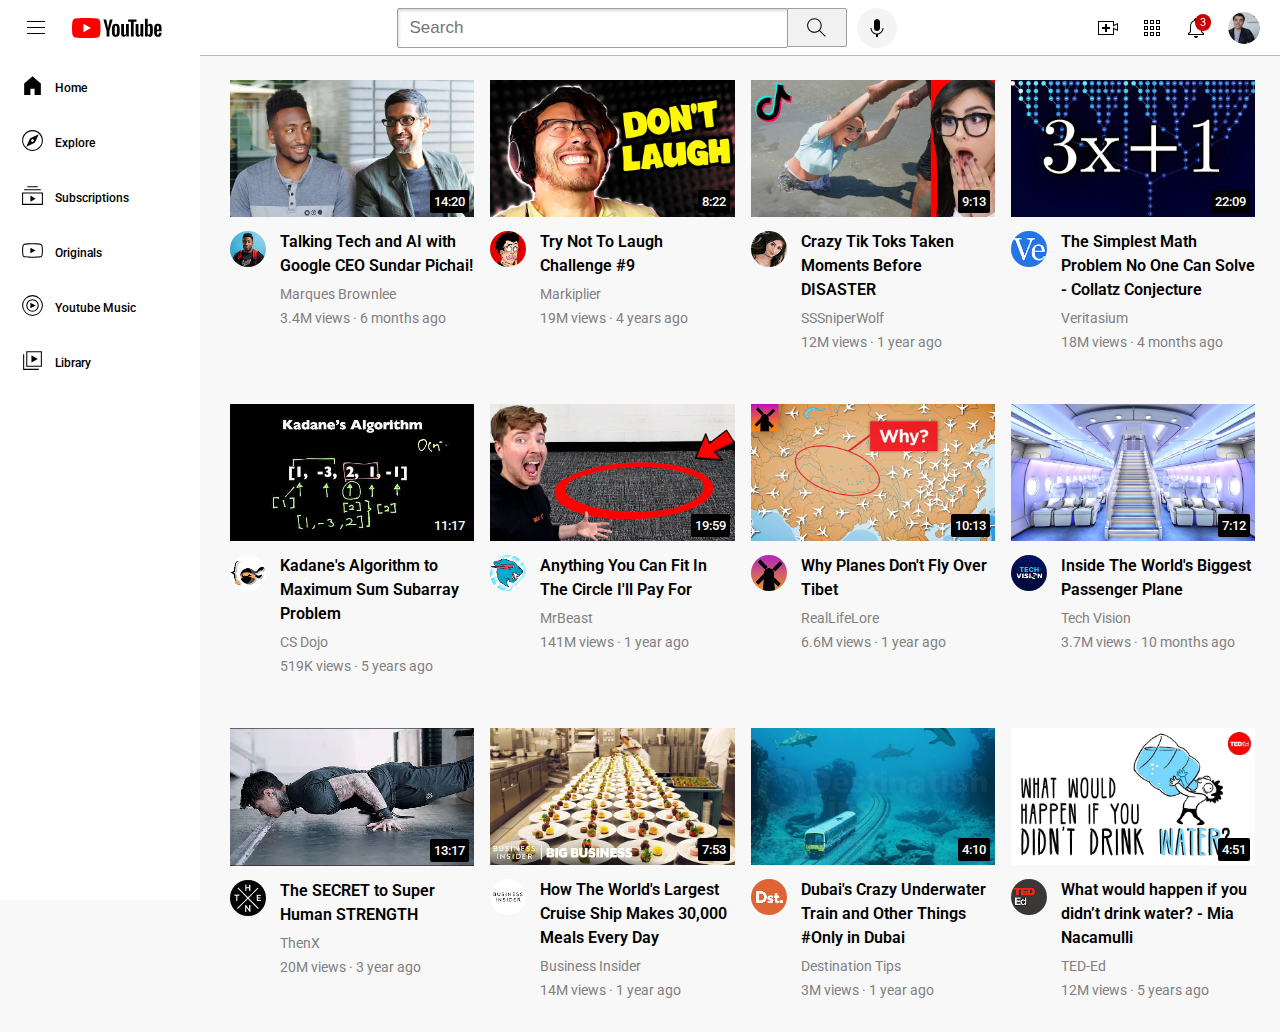
<file: youtube.html>
<!-- Basic html sturcture, link to css and font-family import -->
<!DOCTYPE html>
<html lang="en">
<head>
  <meta charset="UTF-8">
  <meta name="viewport" content="width=device-width, initial-scale=1.0">
  <title>Youtube Clone</title>
  <link rel="stylesheet" href="youtube.css">
  <link rel="preconnect" href="https://fonts.googleapis.com">
<link rel="preconnect" href="https://fonts.gstatic.com" crossorigin>
<link href="https://fonts.googleapis.com/css2?family=Roboto:ital,wght@0,100..900;1,100..900&display=swap" rel="stylesheet">
</head>
<body>

<!-- Header section for Youtube Clone -->
<header class="header">
  <div class="left-section">
  <img src="images/hamburger-menu.svg" alt="" class="menu">
  <img src="images/youtube-logo.svg" alt="" class="youtube-logo">
  </div>
   <div class="middle-section">
    <input  type="text" class="search-bar" placeholder="Search">
    <button class="search-button"><img  class="search-logo" src="images/search.svg" alt="">
   <div class="tool-tip">Search</div>
    </button>
    <button class="voice-search-button"><img class="voice-search" src="images/voice-search-icon.svg" alt="">
      <div class="tool-tip">Search With Your Voice</div>
    </button>
  </div>
  <div class="right-section">
    <div class="upload-tooltip-container">
      <img src="images/upload.svg" alt="" class="upload">
      <div class="tool-tip">Create</div>
    </div>
    <div class="apps-container">
      <img src="images/youtube-apps.svg" alt="" class="apps">
      <div class="tool-tip">Youtube apps</div>
    </div>
    <div class="notification-container">
      <img src="images/notifications.svg" alt="" class="notifications">
      <div class="count">3</div>
      <div class="tool-tip">Notifications</div>
    </div>
    <img src="images/my-channel.jpeg" alt="" class="my-channel">
  </div>
</header>

<!-- Navigation Bar or Sidebar -->
<nav class="sidebar">
  <div class="sidebar-link">
    <img src="images/home.svg" alt="" class="side-link">
    <div>Home</div>
  </div>
    <div class="sidebar-link">
      <img src="images/explore.svg" alt="" class="side-link">
      <div>Explore</div>
    </div>
    <div class="sidebar-link">
      <img src="images/subscriptions.svg" alt="" class="side-link">
      <div>Subscriptions</div>
    </div>
    <div class="sidebar-link">
      <img src="images/originals.svg" alt="" class="side-link">
      <div>Originals</div>
    </div>
    <div class="sidebar-link">
      <img src="images/youtube-music.svg" alt="" class="side-link">
      <div>Youtube Music</div>
    </div>
    <div class="sidebar-link">
      <img src="images/library.svg" alt="" class="side-link">
      <div>Library</div>
    </div>
  </nav>

  <!-- Main Content of the webpage -->
<main>
<section class="container">

  <!-- video-1 sturcture -->
    <div class="video-preview">
  <div class="thumbnail">
    <a target="_blank" href="https://youtu.be/n2RNcPRtAiY?si=RzjI8mKMdX9Xy25-">
      <img src="images/thumbnail-1.webp" alt="Thumbnail Not Loaded" class="video-thumbnail">
    </a>
    <div class="video-time">14:20</div>
  </div>
  <div class="video-info">
    <div class="channel-profile">
      <div class="hover-profile">
       <a target="_blank" href="https://www.youtube.com/@mkbhd">
          <img src="images/channel-1.jpeg" alt="" class="video-profile">
            </a>
        <div class="channel-info-container">
        <img src="images/channel-1.jpeg" alt="">
        <div> 
          <p><strong>Marques Brownlee</strong></p>
        <p>20.1M Subscribers</p>
      </div>
       </div>
      </div>
    </div>
    <div class="video-text-info">
       <a class="video-title" target="_blank" href="https://youtu.be/n2RNcPRtAiY?si=RzjI8mKMdX9Xy25-">
         <p class="video-title">
      Talking Tech and AI with Google CEO Sundar Pichai!</p>
       </a>
        <a  class="channel-name" target="_blank" href="https://www.youtube.com/@mkbhd">
          <p class="channel-name">Marques Brownlee</p>
        </a>
  <p class="video-stats">3.4M views · 6 months ago</p>
</div>
  </div>
    </div>

     <!-- video-2 sturcture -->
     <div class="video-preview">
  <div class="thumbnail">
    <a target="_blank" href="https://youtu.be/mP0RAo9SKZk?si=wD47cDldwPtmFJxI">
    <img src="images/thumbnail-2.webp" alt="Thumbnail Not Loaded" class="video-thumbnail">
    </a>
    <div class="video-time">8:22</div>
  </div>
  <div class="video-info">
    <div class="channel-profile">
      <div class="hover-profile">
        <a target="_blank" href="https://www.youtube.com/c/markiplier">
        <img src="images/channel-2.jpeg" alt="" class="video-profile">
      </a>
      <div class="channel-info-container">
        <img src="images/channel-2.jpeg" alt="">
        <div> 
          <p><strong>Markiplier</strong></p>
        <p>37.7M Subscribers</p>
      </div>
      </div>
      </div>
  </div>
    <div class="video-text-info">
      <a class="video-title" target="_blank" href="https://youtu.be/mP0RAo9SKZk?si=wD47cDldwPtmFJxI">
         <p class="video-title">
Try Not To Laugh Challenge #9</p>
      </a>
<a class="channel-name" target="_blank" href="https://www.youtube.com/c/markiplier">
  <p class="channel-name">Markiplier </p>
</a>
  <p class="video-stats">19M views · 4 years ago </p>
</div>
  </div>
    </div>


 <!-- video-3 sturcture -->
     <div class="video-preview">
  <div class="thumbnail">
    <a target="_blank" href="https://www.youtube.com/watch?v=FgjPQQeTh1w">
      <img src="images/thumbnail-3.webp" alt="Thumbnail Not Loaded" class="video-thumbnail">
    </a>
    <div class="video-time">9:13</div>
  </div>
  <div class="video-info">
    <div class="channel-profile">
      <div class="hover-profile">
         <a target="_blank" href="https://www.youtube.com/user/SSSniperWolf">
        <img src="images/channel-3.jpeg" alt="" class="video-profile">
      </a>
       <div class="channel-info-container">
        <img src="images/channel-3.jpeg" alt="">
        <div> 
          <p><strong>SSSniperWolf </strong></p>
        <p>35M Subscribers</p>
      </div>
      </div>
      </div>
  </div>
    <div class="video-text-info">
      <a target="_blank" href="https://www.youtube.com/watch?v=FgjPQQeTh1w" class="video-title">
<p class="video-title">
Crazy Tik Toks Taken Moments Before DISASTER </p>
      </a>
    <a target="_blank" href="https://www.youtube.com/user/SSSniperWolf" class="channel-name">
      <p class="channel-name">SSSniperWolf </p>
    </a>
  <p class="video-stats">12M views · 1 year ago </p>
</div>
  </div>
    </div>

     <!-- video-4 sturcture -->
     <div class="video-preview">
  <div class="thumbnail">
    <a target="_blank" href="https://www.youtube.com/watch?v=094y1Z2wpJg">
      <img src="images/thumbnail-4.webp" alt="Thumbnail Not Loaded" class="video-thumbnail">
    </a>
    <div class="video-time">22:09</div>
  </div>
  <div class="video-info">
    <div class="channel-profile">
      <div class="hover-profile">
          <a target="_blank" href="https://www.youtube.com/c/veritasium">
        <img src="images/channel-4.jpeg" alt="" class="video-profile">
      </a>
       <div class="channel-info-container">
        <img src="images/channel-4.jpeg" alt="">
        <div> 
          <p><strong>Veritasium</strong></p>
        <p>18.3M Subscribers</p>
      </div>
      </div>
      </div>
  </div>
    <div class="video-text-info">
      <a target="_blank" href="https://www.youtube.com/watch?v=094y1Z2wpJg" class="video-title">
         <p class="video-title">
  The Simplest Math Problem No One Can Solve - Collatz Conjecture </p>
      </a>
      <a target="_blank" href="https://www.youtube.com/c/veritasium" class="channel-name">
        <p class="channel-name">Veritasium </p>
      </a>
  <p class="video-stats">18M views · 4 months ago </p>
</div>
  </div>
    </div>

     <!-- video-5 sturcture -->
     <div class="video-preview">
  <div class="thumbnail">
    <a target="_blank" href="https://www.youtube.com/watch?v=86CQq3pKSUw">
      <img src="images/thumbnail-5.webp" alt="Thumbnail Not Loaded" class="video-thumbnail">
    </a>
    <div class="video-time">11:17</div>
  </div>
  <div class="video-info">
    <div class="channel-profile">
      <div class="hover-profile">
         <a target="_blank" href="https://www.youtube.com/c/CSDojo">
        <img src="images/channel-5.jpeg" alt="" class="video-profile">
      </a>
      <div class="channel-info-container">
        <img src="images/channel-5.jpeg" alt="">
        <div> 
          <p><strong>CS Dojo</strong></p>
        <p>1.95M Subscribers</p>
      </div>
      </div>
      </div>
  </div>
    <div class="video-text-info">
      <a class="video-title" target="_blank" href="https://www.youtube.com/watch?v=86CQq3pKSUw">
        <p class="video-title">
Kadane's Algorithm to Maximum Sum Subarray Problem </p>
      </a>
  <a target="_blank" href="https://www.youtube.com/c/CSDojo" class="channel-name">
    <p class="channel-name">CS Dojo </p>
  </a>
  <p class="video-stats">519K views · 5 years ago </p>
</div>
  </div>
    </div>

     <!-- video-6 sturcture -->
     <div class="video-preview">
  <div class="thumbnail">
    <a target="_blank" href="https://www.youtube.com/watch?v=yXWw0_UfSFg">
        <img src="images/thumbnail-6.webp" alt="Thumbnail Not Loaded" class="video-thumbnail">
    </a>
    <div class="video-time">19:59</div>
  </div>
  <div class="video-info">
    <div class="channel-profile">
      <div class="hover-profile">
        <a target="_blank" href="https://www.youtube.com/channel/UCX6OQ3DkcsbYNE6H8uQQuVA">
        <img src="images/channel-6.jpeg" alt="" class="video-profile">
      </a>
      <div class="channel-info-container">
        <img src="images/channel-6.jpeg" alt="">
        <div> 
          <p><strong>MrBeast</strong></p>
        <p>412M Subscribers</p>
      </div>
      </div>
      </div>   
  </div>
    <div class="video-text-info">
      <a target="_blank" href="https://www.youtube.com/watch?v=yXWw0_UfSFg" class="video-title">
         <p class="video-title">
Anything You Can Fit In The Circle I'll Pay For </p>
      </a>
   <a target="_blank" href="https://www.youtube.com/channel/UCX6OQ3DkcsbYNE6H8uQQuVA" class="channel-name">
     <p class="channel-name">MrBeast</p>
   </a>
  <p class="video-stats">141M views · 1 year ago</p>
</div>
  </div>
    </div>

     <!-- video-7 sturcture -->
     <div class="video-preview">
  <div class="thumbnail">
    <a target="_blank" href="https://www.youtube.com/watch?v=fNVa1qMbF9Y">
      <img src="images/thumbnail-7.webp" alt="Thumbnail Not Loaded" class="video-thumbnail">
    </a>
    <div class="video-time">10:13</div>
  </div>
  <div class="video-info">
    <div class="channel-profile">
      <div class="hover-profile">
          <a target="_blank" href="https://www.youtube.com/@RealLifeLore">
        <img src="images/channel-7.jpeg" alt="" class="video-profile">
      </a>
       <div class="channel-info-container">
        <img src="images/channel-7.jpeg" alt="">
        <div> 
          <p><strong>RealLifeLore</strong></p>
        <p>7.83M Subscribers</p>
      </div>
      </div>
      </div>
  </div>
    <div class="video-text-info">
      <a target="_blank" href="https://www.youtube.com/watch?v=fNVa1qMbF9Y" class="video-title">
        <p class="video-title">
Why Planes Don't Fly Over Tibet </p>
      </a>
    <a target="_blank" class="channel-name" href="https://www.youtube.com/@RealLifeLore">
      <p class="channel-name">RealLifeLore </p>
    </a>
  <p class="video-stats">6.6M views · 1 year ago </p>
</div>
  </div>
    </div>

     <!-- video-8 sturcture -->
     <div class="video-preview">
  <div class="thumbnail">
    <a target="_blank" href="https://www.youtube.com/watch?v=lFm4EM1juls">
    <img src="images/thumbnail-8.webp" alt="Thumbnail Not Loaded" class="video-thumbnail">
    </a>
    <div class="video-time">7:12</div>
  </div>
  <div class="video-info">
    <div class="channel-profile">
      <div class="hover-profile">
         <a target="_blank" href="https://www.youtube.com/@adin">
        <img src="images/channel-8.jpeg" alt="" class="video-profile">
      </a>
        <div class="channel-info-container">
        <img src="images/channel-8.jpeg" alt="">
        <div> 
          <p><strong>Tech Vision </strong></p>
        <p>844K Subscribers</p>
      </div>
      </div>
      </div>
  </div>
    <div class="video-text-info">
      <a target="_blank" href="https://www.youtube.com/watch?v=lFm4EM1juls" class="video-title">
        <p class="video-title">
Inside The World's Biggest Passenger Plane </p>
      </a>
      <a target="_blank" href="https://www.youtube.com/@adin" class="channel-name">
        <p class="channel-name">Tech Vision </p>
      </a>
  <p class="video-stats">3.7M views · 10 months ago </p>
</div>
  </div>
    </div>

     <!-- video-9 sturcture -->
     <div class="video-preview">
  <div class="thumbnail">
    <a target="_blank" href="https://www.youtube.com/watch?v=ixmxOlcrlUc">
      <img src="images/thumbnail-9.webp" alt="Thumbnail Not Loaded" class="video-thumbnail">
    </a>
    <div class="video-time">13:17</div>
  </div>
  <div class="video-info">
    <div class="channel-profile">
      <div class="hover-profile">
        <a target="_blank" href="https://www.youtube.com/@OFFICIALTHENXSTUDIOS">
        <img src="images/channel-9.jpeg" alt="" class="video-profile">
      </a> 
       <div class="channel-info-container">
        <img src="images/channel-9.jpeg" alt="">
        <div> 
          <p><strong>ThenX</strong></p>
        <p>7.83M Subscribers</p>
      </div>
      </div>
      </div>      
  </div>
    <div class="video-text-info">
      <a target="_blank" href="https://www.youtube.com/watch?v=ixmxOlcrlUc" class="video-title">
        <p class="video-title">
The SECRET to Super Human STRENGTH </p>
      </a>
    <a target="_blank" href="https://www.youtube.com/@OFFICIALTHENXSTUDIOS" class="channel-name">
       <p class="channel-name">ThenX </p>
    </a>
  <p class="video-stats">20M views · 3 year ago </p>
</div>
  </div>
    </div>

     <!-- video-10 sturcture -->
     <div class="video-preview">
  <div class="thumbnail">
    <a target="_blank" href="https://www.youtube.com/watch?v=R2vXbFp5C9o">
      <img src="images/thumbnail-10.webp" alt="Thumbnail Not Loaded" class="video-thumbnail">
    </a>
    <div class="video-time">7:53</div>
  </div>
  <div class="video-info">
    <div class="channel-profile">
      <div class="hover-profile">
           <a target="_blank" href="https://www.youtube.com/@BusinessInsider">
          <img src="images/channel-10.jpeg" alt="" class="video-profile">
      </a>
      <div class="channel-info-container">
        <img src="images/channel-10.jpeg" alt="">
        <div> 
          <p><strong>Business Insider</strong></p>
        <p>10.1M Subscribers</p>
      </div>
      </div>
      </div>
  </div>
    <div class="video-text-info">
      <a target="_blank" href="https://www.youtube.com/watch?v=R2vXbFp5C9o" class="video-title">
            <p class="video-title">
How The World's Largest Cruise Ship Makes 30,000 Meals Every Day </p>
            </a>
            <a target="_blank" href="https://www.youtube.com/@BusinessInsider" class="channel-name">
               <p class="channel-name">Business Insider </p>
            </a>
  <p class="video-stats">14M views · 1 year ago </p>
</div>
  </div>
</div>

 <!-- video-11 sturcture -->
    <div class="video-preview">
  <div class="thumbnail">
    <a target="_blank" href="https://www.youtube.com/watch?v=0nZuYyXET3s">
      <img src="images/thumbnail-11.webp" alt="Thumbnail Not Loaded" class="video-thumbnail">
    </a>
    <div class="video-time">4:10</div>
  </div>
  <div class="video-info">
    <div class="channel-profile">
      <div class="hover-profile">
        <a target="_blank" href="https://www.youtube.com/@Destinationtips">
         <img src="images/channel-11.jpeg" alt="" class="video-profile">
      </a>
      <div class="channel-info-container">
        <img src="images/channel-11.jpeg" alt="">
        <div> 
          <p><strong>Destination Tips</strong></p>
        <p>282K Subscribers</p>
      </div>
      </div>
      </div>
  </div>
    <div class="video-text-info">
      <a target="_blank" href="https://www.youtube.com/watch?v=0nZuYyXET3s" class="video-title">
         <p class="video-title">
Dubai's Crazy Underwater Train and Other Things #Only in Dubai </p>
      </a>
      <a target="_blank" href="https://www.youtube.com/@Destinationtips" class="channel-name">
         <p class="channel-name">Destination Tips</p>
      </a>
  <p class="video-stats">3M views · 1 year ago </p>
</div>
  </div>
    </div>

     <!-- video-12 sturcture -->
    <div class="video-preview">
  <div class="thumbnail">
    <a target="_blank" href="https://www.youtube.com/watch?v=9iMGFqMmUFs">
      <img src="images/thumbnail-12.webp" alt="Thumbnail Not Loaded" class="video-thumbnail">
    </a>
    <div class="video-time">4:51</div>
  </div>
  <div class="video-info">
    <div class="channel-profile">
      <div class="hover-profile">
        <a target="_blank" href="https://www.youtube.com/@TEDEd">
         <img src="images/channel-12.jpeg" alt="" class="video-profile">
      </a>
       <div class="channel-info-container">
        <img src="images/channel-12.jpeg" alt="">
        <div> 
          <p><strong>TED-Ed</strong></p>
        <p>21.6M Subscribers</p>
      </div>
      </div>
      </div>
  </div>
    <div class="video-text-info">
      <a target="_blank" href="https://www.youtube.com/watch?v=9iMGFqMmUFs" class="video-title">
         <p class="video-title">
What would happen if you didn’t drink water? - Mia Nacamulli 
 </p>
      </a>
<a target="_blank" href="https://www.youtube.com/@TEDEd" class="channel-name">
  <p class="channel-name">TED-Ed </p>
</a>
  <p class="video-stats">12M views · 5 years ago</p>
</div>
  </div>
</div>
</section>
</main>

</body>
</html>
</file>
<file: youtube.css>
/* Styles that will apply to all elements in the body */
body{
  font-family:Roboto,Verdana;
  margin:0;
  padding:80px 25px 20px 100px;
  background-color:rgb(248, 248, 248);
}

@media(min-width:1200px){
  body{
    padding-left:230px;
  }
}

/* Main Content Styles and Responsive Design */
.container{
  display:grid;
  grid-template-columns:1fr 1fr 1fr;
  column-gap:16px;
  row-gap:40px;
}

@media(max-width:400px){
  .container{
    grid-template-columns:1fr;
  }
}

@media(max-width:750px){
  .container{
    grid-template-columns:1fr 1fr;
  }
}

@media(min-width:751px) and (max-width:999px){
  .container{
    grid-template-columns: 1fr 1fr 1fr;
  }
}

@media(min-width:1000px){
  .container{
    grid-template-columns: 1fr 1fr 1fr 1fr;
  }
}

.video-preview{
  width:100%;
}
.video-thumbnail{
  width:100%;
}
.thumbnail{
   position:relative;
   margin-bottom:0;
}

.video-time{
position:absolute;
color:white;
background-color:black;
bottom:8px;
right:5px;
padding:4px;
font-size:13px;
font-weight:500;
border-radius:2px;
}

.video-info{
  display: grid;
  grid-template-columns:50px 1fr;
}
.channel-profile{
  width:36px;
}
.video-profile{
  width:100%;
  margin-top:10px;
  border-radius:50px;
}
.video-text-info{
  width:100%;
}
.video-title{
  width:100%;
  font-weight:600;
  font-size:15px;
  margin-bottom:0;
  margin-top:9px;
  color:black;
  line-height:22px;
  text-decoration:none;
}

@media(min-width:1000px){
  .video-title{
    font-size:16px;
    line-height:24px;
  }
}

.channel-name{
 margin-top:8px;
 margin-bottom:0;
 color:gray;
 font-size:12px;
 text-decoration:none;
}

.video-stats{
margin-top:8px;
 color:gray;
 font-size:12px;
}

@media(min-width:1000px){
  .video-stats, .channel-name{
    font-size:14px;
  }
}

/* Header Styling */
.header{
 display:flex;
 flex-direction:row;
 height:55px;
 justify-content:space-between;
 position:fixed;
 top:0;
 right:0;
 left:0;
 background-color:white;
 border-bottom:1px solid rgb(187, 187, 187);
 z-index:100;
}

.left-section{
  display:flex;
  align-items:center;
  cursor:pointer;
}

.menu{
height:24px;
margin-left:24px;
margin-right:24px;
}

.youtube-logo{
height:20px;
}

.middle-section{
  display:flex;
  flex:1;
  align-items:center;
  margin-left:70px;
  margin-right:35px;
  max-width:500px;
}

.search-bar{
  flex:1;
  height:36px;
  padding-left:12px;
  font-size:17px;
  border: 1px solid rgb(159, 159, 159);
  border-radius:2px;
  box-shadow: inset 1px 2px 3px rgba(0,0,0,0.15);
  width:0;
}

.search-bar::placeholder{
  font-size:17px;
}

.search-bar:focus{
  border: 1px solid rgb(159, 159, 159);
  box-shadow: inset 1px 2px 3px rgba(0,0,0,0.15);
  outline:none;
}

.search-button{
   height: 39px;
   width:60px;
   background-color:rgb(241, 241, 241);
   border:1px solid rgb(159, 159, 159);
   margin-left:-1px;
   margin-right:10px;
   border-bottom-right-radius:2px;
   border-top-right-radius:2px;
}

.search-logo{
  height:25px;
}

.voice-search-button{
border:none;
height:40px;
width:40px;
border-radius:20px;
background-color:rgb(244, 244, 244);
position:relative;
}

.voice-search{
  height:24px;
}

.right-section{
  display:flex;
  gap:20px;
  align-items:center;
  margin-right:20px;
  flex-shrink:0;
}

.upload,
.apps,
.notifications{
  width:24px;
}
.notifications{
  position:relative;
}

.notification-container{
  position:relative;
}

.count{
  position:absolute;
  color:white;
  background-color:rgb(200, 0, 0);
  right:-3px;
  top:-2px;
  font-size:11px;
  padding:2px 5px 2px 5px;
  border-radius:30px;
}

.my-channel{
  border-radius:16px;
  width:32px;
}

.search-button,
.voice-search-button,
.upload-tooltip-container,
.apps-container,
.notification-container {
  position:relative;
  display:flex;
  justify-content:center;
  align-items:center;
  cursor:pointer;
}

.search-button .tool-tip,
.voice-search-button .tool-tip,
.upload-tooltip-container .tool-tip,
.apps-container .tool-tip,
.notification-container .tool-tip {
  position:absolute;
  background-color:gray;
  color:white;
  padding:4px;
  border-radius:2px;
  font-size:12px;
  bottom:-30px;
  opacity:0;
  transition:opacity 0.15s;
  pointer-events:none;
  white-space:nowrap;
}

.search-button:hover .tool-tip,
.voice-search-button:hover .tool-tip,
.upload-tooltip-container:hover .tool-tip,
.apps-container:hover .tool-tip,
.notification-container:hover .tool-tip {
  opacity:1;
}

/* Sidebar or Navigation bar Styling */
@media(max-width:1200px){
.sidebar{
  position:fixed;
  right:0;
  bottom:0;
  left:0;
  top:55px;
  background-color:white;
  width:72px;
  z-index:1000;
  padding-top:5px;
}
.sidebar-link{
  height:75px;
  display:flex;
  flex-direction:column;
  justify-content:center;
  align-items:center;
  cursor:pointer;
}

.sidebar-link:hover{
  background-color:rgb(235, 235, 235);
}
.sidebar-link > div{
  font-size:10px;
}
.side-link{
 height:25px;
 margin-bottom:4px;
}
}

@media(min-width:1200.1px){
  .sidebar{
  position:fixed;
  right:0;
  bottom:0;
  left:0;
  top:55px;
  background-color:white;
  width:200px;
  z-index:1000;
  padding-top:5px;
 
}
.sidebar-link{
  padding-left:20px;
  height:55px;
  display:flex;
  justify-content:start;
  align-items:center;
  gap:10px;
  cursor:pointer;
}

.sidebar-link:hover{
  background-color:rgb(235, 235, 235);
}
.sidebar-link > div{
  font-size:12px;
  font-weight:500;
}
.side-link{
 height:25px;
 margin-bottom:4px;
}
}

/* Extra-features Styling */
.channel-info-container{
  display:flex;
  background-color:white;
  align-items:center;
  border:none;
  box-shadow:2px 2px 2px rgba(0,0,0,0.15);
  position:absolute;
  bottom:-7px;
  left:0px;
  padding:6px;
  border-radius:4px;
  gap:10px;
  z-index:10000;
  opacity:0;
  transition:opacity 0.15s ease;
  pointer-events:none;
  width:210px;
  height:60px;
  padding-top:0;
}

.hover-profile:hover .channel-info-container{
  position:relative;
  opacity:1;
}

.channel-info-container img{
  width:36px;
  height:36px;
  border-radius:20px;
}
.channel-info-container p{
  font-size:14px;
  margin-bottom:0;
  margin-top:6px;
}
.channel-info-container p:first-of-type{
  font-size:16px;
}
</file>
